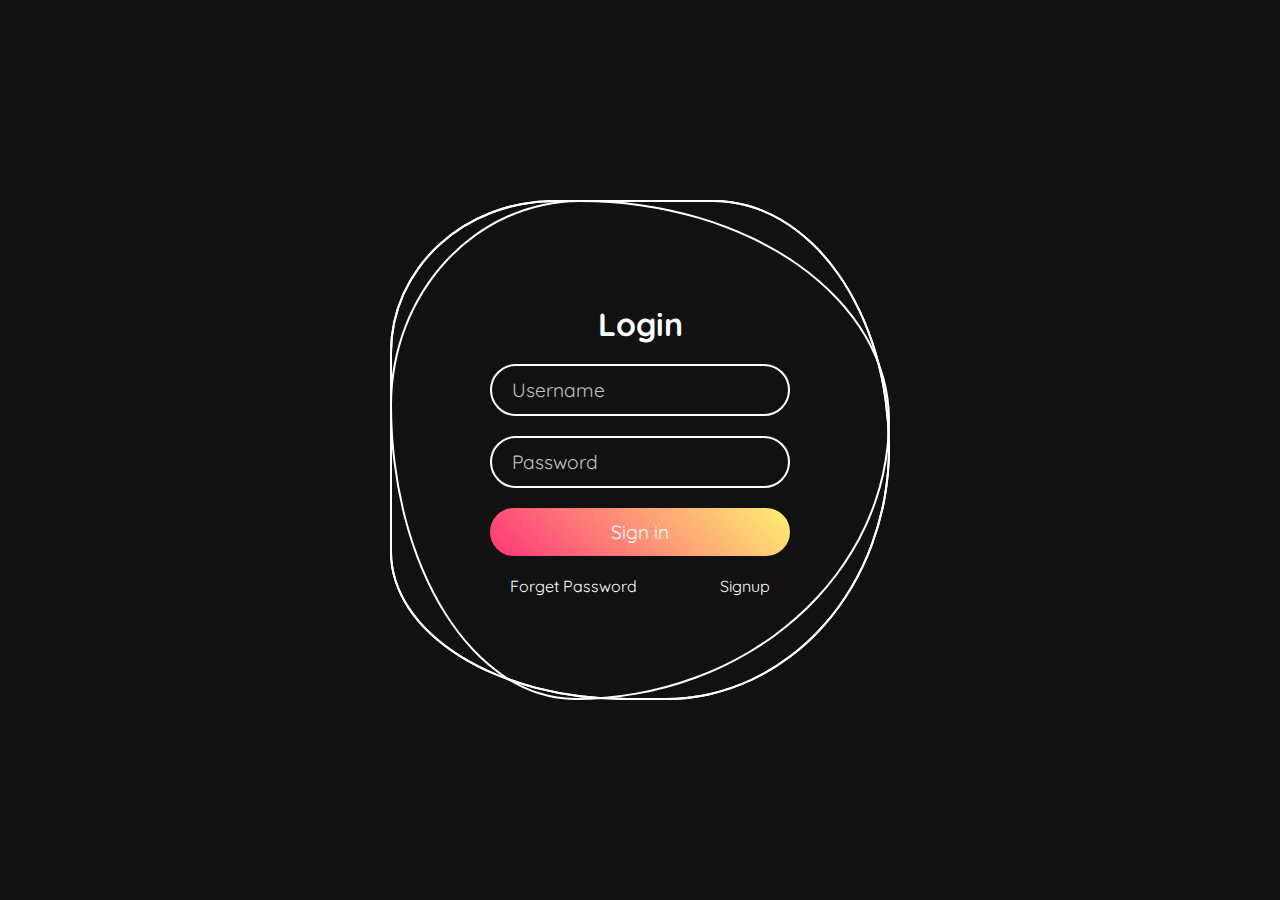
<file: Animated Login Form - CSS/index.html>
<!DOCTYPE html>
<html lang="en">
<head>
    <meta charset="UTF-8">
    <meta name="viewport" content="width=device-width, initial-scale=1.0">
    <link rel="stylesheet" href="style.css">
    <title>Document</title>
</head>
<body>
    <!--ring div starts here-->
<div class="ring">
    <i style="--clr:#00ff0a;"></i>
    <i style="--clr:#ff0057;"></i>
    <i style="--clr:#fffd44;"></i>
    <div class="login">
      <h2>Login</h2>
      <div class="inputBx">
        <input type="text" placeholder="Username">
      </div>
      <div class="inputBx">
        <input type="password" placeholder="Password">
      </div>
      <div class="inputBx">
        <input type="submit" value="Sign in">
      </div>
      <div class="links">
        <a href="#">Forget Password</a>
        <a href="#">Signup</a>
      </div>
    </div>
  </div>
  <!--ring div ends here-->
</body>
</html>
</file>
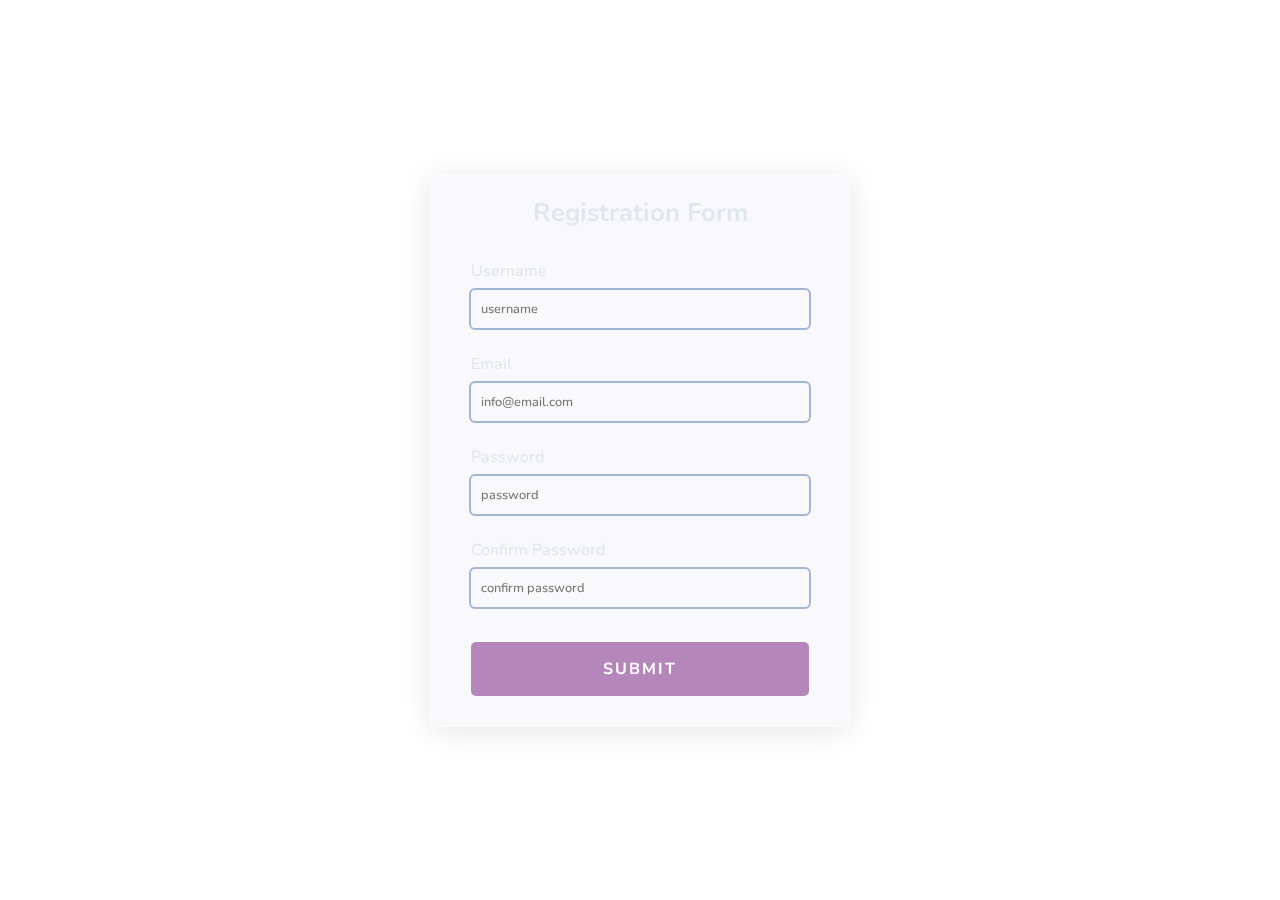
<file: Form Validation  Javascript/index.html>
<!DOCTYPE html>
<html lang="en">
<head>
    <meta charset="UTF-8">
    <meta name="viewport" content="width=device-width, initial-scale=1.0">
    <link rel="stylesheet" href="https://cdnjs.cloudflare.com/ajax/libs/font-awesome/6.4.2/css/all.min.css" />
    <link rel="stylesheet" href="style.css">
    <title>Document</title>
</head>
<body>
    <section>
      <h1 class="title">Registration Form</h1>

      <form id="form">
        <div class="input-control">
          <label for="">Username</label>
          <input type="text" placeholder="username" id="username" />
          <i class="fas fa-check-circle"></i>
          <i class="fas fa-exclamation-circle"></i>
          <small>Error message</small>
        </div>

        <div class="input-control">
          <label for="">Email</label>
          <input type="email" placeholder="info@email.com" id="email" />
          <i class="fas fa-check-circle"></i>
          <i class="fas fa-exclamation-circle"></i>
          <small>Error message</small>
        </div>

        <div class="input-control">
          <label for="">Password</label>
          <input type="password" placeholder="password" id="password" />
          <i class="fas fa-check-circle"></i>
          <i class="fas fa-exclamation-circle"></i>
          <small>Error message</small>
        </div>

        <div class="input-control">
          <label for="">Confirm Password</label>
          <input
            type="password"
            placeholder="confirm password"
            id="confirmpassword" />
          <i class="fas fa-check-circle"></i>
          <i class="fas fa-exclamation-circle"></i>
          <small>Error message</small>
        </div>

        <button>Submit</button>
      </form>

      <div class="message hidden">
        <p>Submitted succesfully!🎉</p>
      </div>
    </section>
  </body>
</html>
</file>
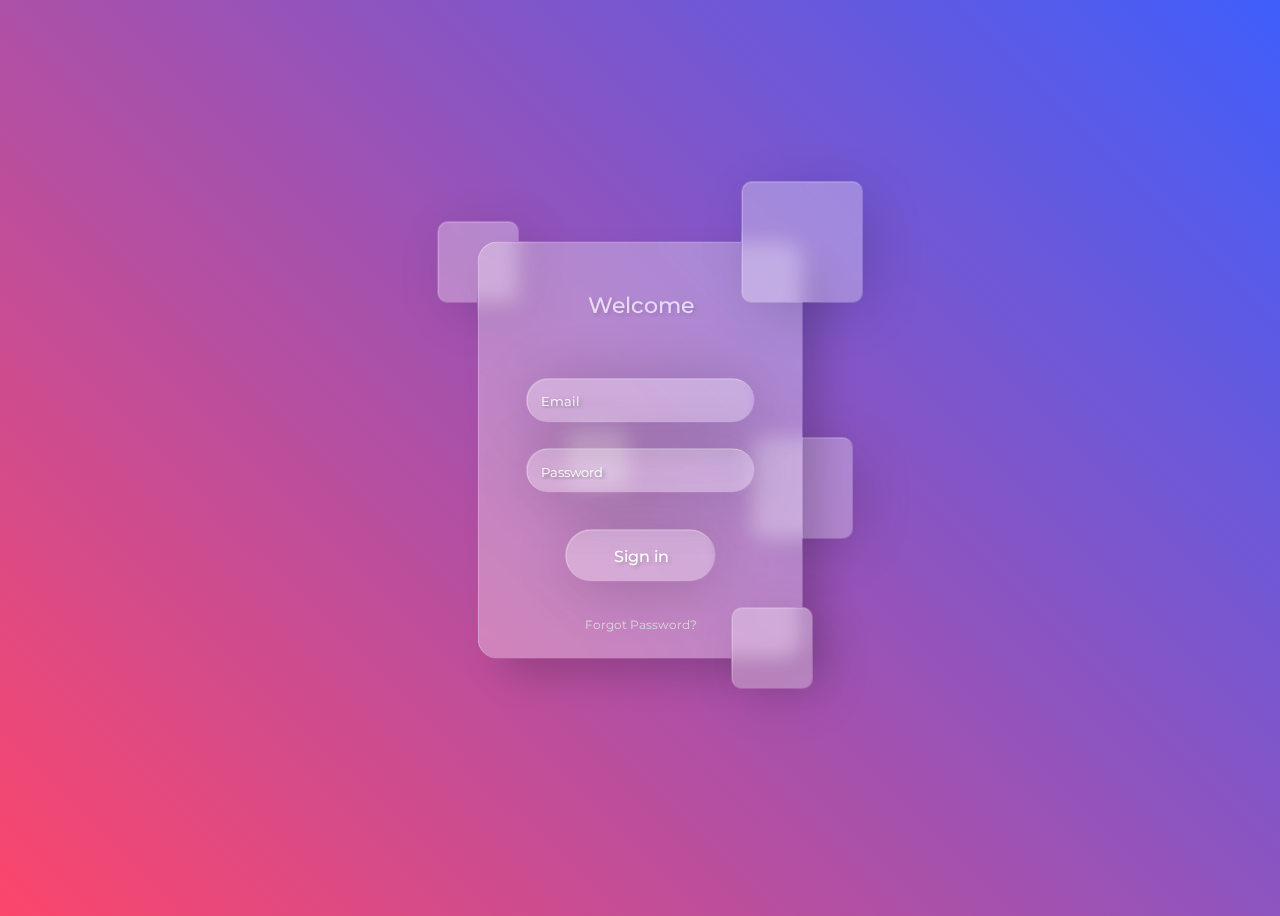
<file: Glassmorphic Sign in Form 1.0/index.html>
<!DOCTYPE html>
<html lang="en">
<head>
    <meta charset="UTF-8">
    <meta name="viewport" content="width=device-width, initial-scale=1.0">
    <link rel="preconnect" href="https://fonts.gstatic.com">
<link href="https://fonts.googleapis.com/css2?family=Montserrat:wght@300;400;500&display=swap" rel="stylesheet"> 
<link rel="stylesheet" href="style.css">
    <title>Document</title>
</head>
<body>
    
<div class="container">
  <form >
    <p>Welcome</p>
    <input type="email" placeholder="Email"><br>
    <input type="password" placeholder="Password"><br>
    <input type="button" value="Sign in"><br>
    <a href="#">Forgot Password?</a>
  </form>

  <div class="drops">
    <div class="drop drop-1"></div>
    <div class="drop drop-2"></div>
    <div class="drop drop-3"></div>
    <div class="drop drop-4"></div>
    <div class="drop drop-5"></div>
  </div>
</div>
</body>
</html>
</file>
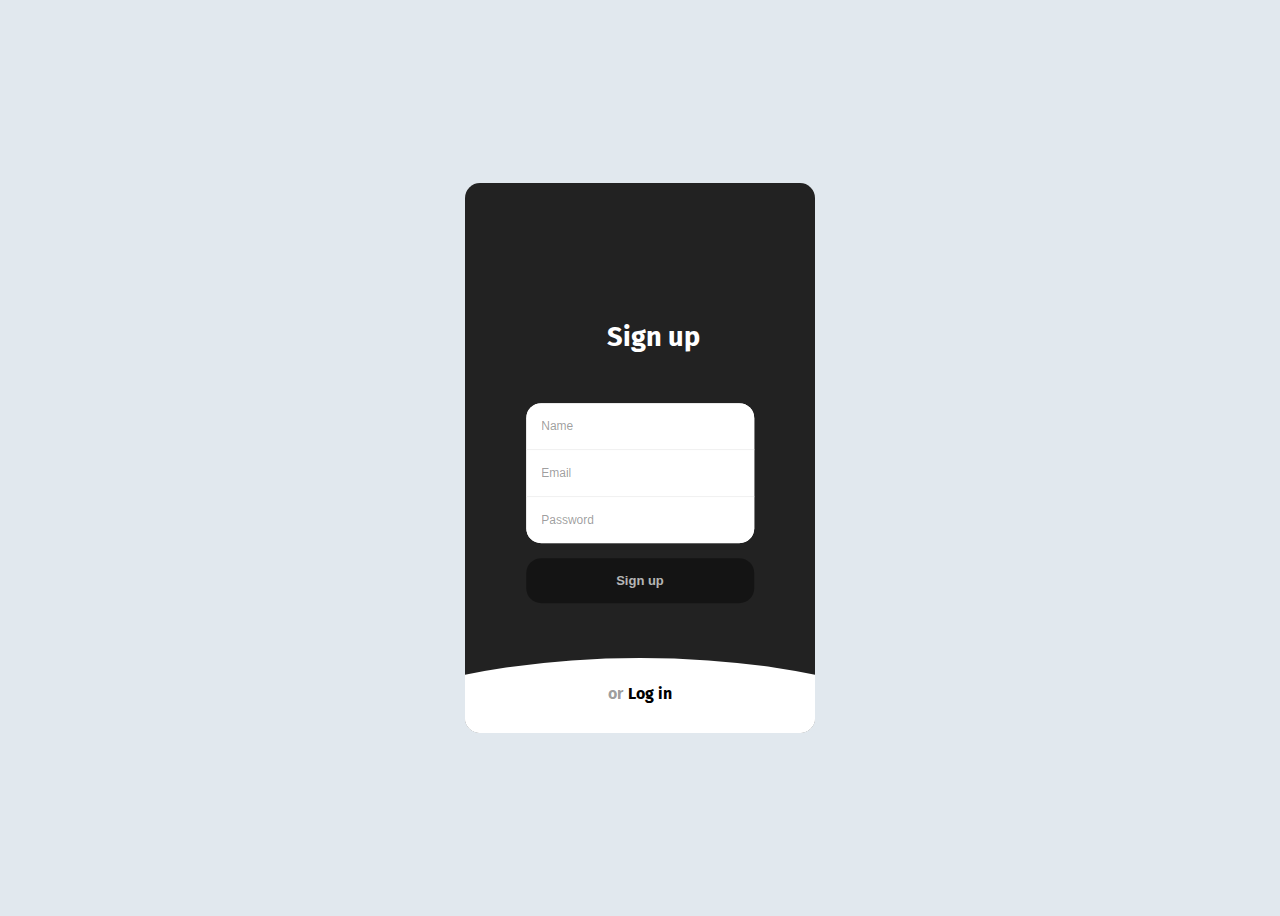
<file: Log in  Sign up/index.html>
<!DOCTYPE html>
<html lang="en">
<head>
    <meta charset="UTF-8">
    <meta name="viewport" content="width=device-width, initial-scale=1.0">
    <link rel="stylesheet" href="style.css">
    <title>Document</title>
</head>
<body>
    <div class="form-structor">
        <div class="signup">
            <h2 class="form-title" id="signup"><span>or</span>Sign up</h2>
            <div class="form-holder">
                <input type="text" class="input" placeholder="Name" />
                <input type="email" class="input" placeholder="Email" />
                <input type="password" class="input" placeholder="Password" />
            </div>
            <button class="submit-btn">Sign up</button>
        </div>
        <div class="login slide-up">
            <div class="center">
                <h2 class="form-title" id="login"><span>or</span>Log in</h2>
                <div class="form-holder">
                    <input type="email" class="input" placeholder="Email" />
                    <input type="password" class="input" placeholder="Password" />
                </div>
                <button class="submit-btn">Log in</button>
            </div>
        </div>
    </div>
    <script src="main.js"></script>
</body>
</html>
</file>
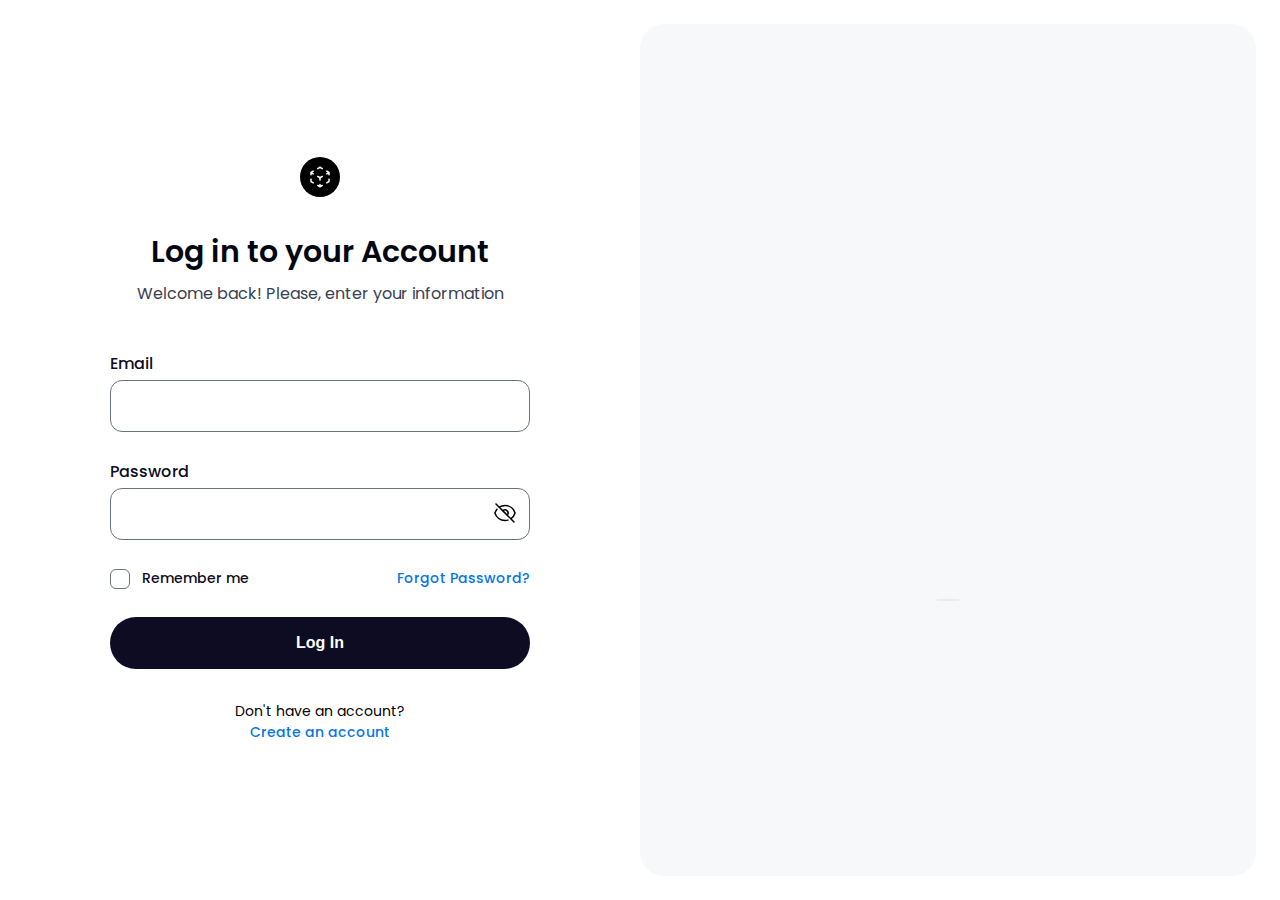
<file: logIN/index.html>
<!DOCTYPE html>
<html lang="en">
<head>
    <meta charset="UTF-8">
    <meta name="viewport" content="width=device-width, initial-scale=1.0">
    <link rel="stylesheet" href="style.css">
    <title>Document</title>
</head>
<body>
    
    <main>
        <section class="form">
            <div class="logo">
                <svg xmlns="http://www.w3.org/2000/svg" fill="none" viewBox="0 0 24 24" stroke-width="1.5" stroke="currentColor">
                    <path stroke-linecap="round" stroke-linejoin="round" d="M21 7.5l-2.25-1.313M21 7.5v2.25m0-2.25l-2.25 1.313M3 7.5l2.25-1.313M3 7.5l2.25 1.313M3 7.5v2.25m9 3l2.25-1.313M12 12.75l-2.25-1.313M12 12.75V15m0 6.75l2.25-1.313M12 21.75V19.5m0 2.25l-2.25-1.313m0-16.875L12 2.25l2.25 1.313M21 14.25v2.25l-2.25 1.313m-13.5 0L3 16.5v-2.25" />
                </svg>      
            </div>
            <h1 class="form__title">Log in to your Account</h1>
            <p class="form__description">Welcome back! Please, enter your information</p>

            <form>
                <label class="form-control__label">Email</label>
                <input type="email" class="form-control">
        
                <label class="form-control__label">Password</label>
                <div class="password-field">
                    <input type="password" class="form-control" minlength="4" id="password">
                    <svg xmlns="http://www.w3.org/2000/svg" fill="none" viewBox="0 0 24 24" stroke-width="1.5" stroke="currentColor">
                        <path stroke-linecap="round" stroke-linejoin="round" d="M3.98 8.223A10.477 10.477 0 001.934 12C3.226 16.338 7.244 19.5 12 19.5c.993 0 1.953-.138 2.863-.395M6.228 6.228A10.45 10.45 0 0112 4.5c4.756 0 8.773 3.162 10.065 7.498a10.523 10.523 0 01-4.293 5.774M6.228 6.228L3 3m3.228 3.228l3.65 3.65m7.894 7.894L21 21m-3.228-3.228l-3.65-3.65m0 0a3 3 0 10-4.243-4.243m4.242 4.242L9.88 9.88" />
                    </svg>
                </div>
                <div class="password__settings">
                    <label class="password__settings__remember">
                        <input type="checkbox">
                        <span class="custom__checkbox">
                            <svg xmlns="http://www.w3.org/2000/svg" fill="none" viewBox="0 0 24 24" stroke-width="2" stroke="currentColor" class="w-6 h-6">
                                <path stroke-linecap="round" stroke-linejoin="round" d="M4.5 12.75l6 6 9-13.5" />
                            </svg>                              
                        </span>
                        Remember me
                    </label>
        
                    <a href="#">Forgot Password?</a>
                </div>
        
                <button type="submit" class="form__submit" id="submit">Log In</button>
            </form>
        
            <p class="form__footer">
                Don't have an account?<br> <a href="#">Create an account</a>
            </p>
        </section>
        
        <section class="form__animation">
            <div id="ball">
                <div class="ball">
                    <div id="face">
                        <div class="ball__eyes">
                            <div class="eye_wrap"><span class="eye"></span></div>
                            <div class="eye_wrap"><span class="eye"></span></div>
                        </div>
                        <div class="ball__mouth"></div>
                    </div>
                </div>
              </div>
              <div class="ball__shadow"></div>
        </section>
    </main>
    <script src="main.js"></script>
</body>
</html>
</file>
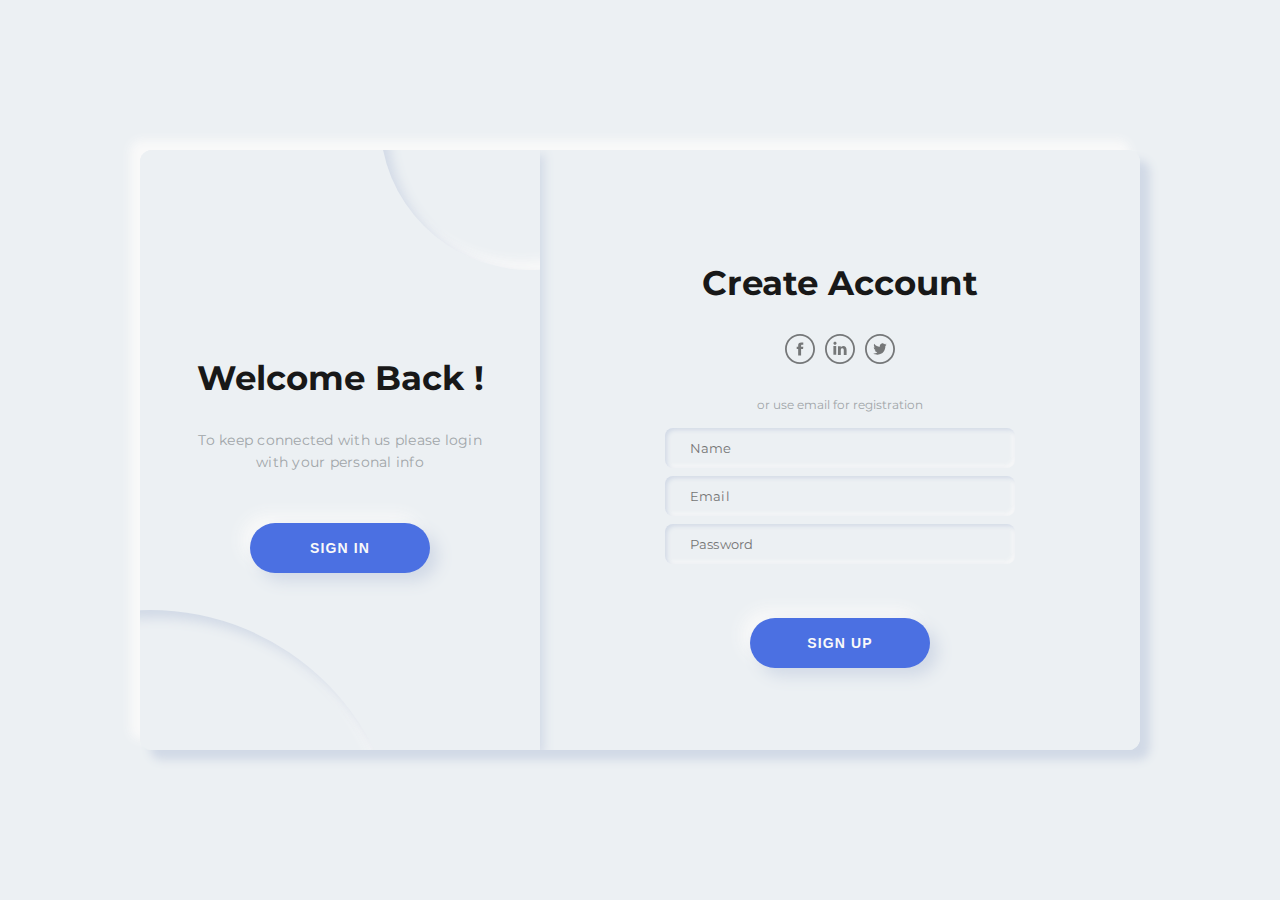
<file: Neumorphism Login Form/index.html>
<!DOCTYPE html>
<html lang="es" dir="ltr">
  <head>
    <meta name="viewport" content="width=device-width, user-scalable=no, initial-scale=1.0">
    <meta charset="utf-8">
    <link rel="stylesheet" type="text/css" href="main.css">
    <link href="https://fonts.googleapis.com/css2?family=Montserrat:wght@400;700;800&display=swap" rel="stylesheet">
  </head>
  <body>
    <div class="main">
      <div class="container a-container" id="a-container">
        <form class="form" id="a-form" method="" action="">
          <h2 class="form_title title">Create Account</h2>
          <div class="form__icons"><img class="form__icon" src="[data-uri]" alt=""><img class="form__icon" src="[data-uri]"><img class="form__icon" src="[data-uri]"></div><span class="form__span">or use email for registration</span>
          <input class="form__input" type="text" placeholder="Name">
          <input class="form__input" type="text" placeholder="Email">
          <input class="form__input" type="password" placeholder="Password">
          <button class="form__button button submit">SIGN UP</button>
        </form>
      </div>
      <div class="container b-container" id="b-container">
        <form class="form" id="b-form" method="" action="">
          <h2 class="form_title title">Sign in to Website</h2>
          <div class="form__icons"><img class="form__icon" src="[data-uri]" alt=""><img class="form__icon" src="[data-uri]"><img class="form__icon" src="[data-uri]"></div><span class="form__span">or use your email account</span>
          <input class="form__input" type="text" placeholder="Email">
          <input class="form__input" type="password" placeholder="Password"><a class="form__link">Forgot your password?</a>
          <button class="form__button button submit">SIGN IN</button>
        </form>
      </div>
      <div class="switch" id="switch-cnt">
        <div class="switch__circle"></div>
        <div class="switch__circle switch__circle--t"></div>
        <div class="switch__container" id="switch-c1">
          <h2 class="switch__title title">Welcome Back !</h2>
          <p class="switch__description description">To keep connected with us please login with your personal info</p>
          <button class="switch__button button switch-btn">SIGN IN</button>
        </div>
        <div class="switch__container is-hidden" id="switch-c2">
          <h2 class="switch__title title">Hello Friend !</h2>
          <p class="switch__description description">Enter your personal details and start journey with us</p>
          <button class="switch__button button switch-btn">SIGN UP</button>
        </div>
      </div>
    </div>
    <!-- <script src="main.js"></script> -->
  </body>
</html>
</file>
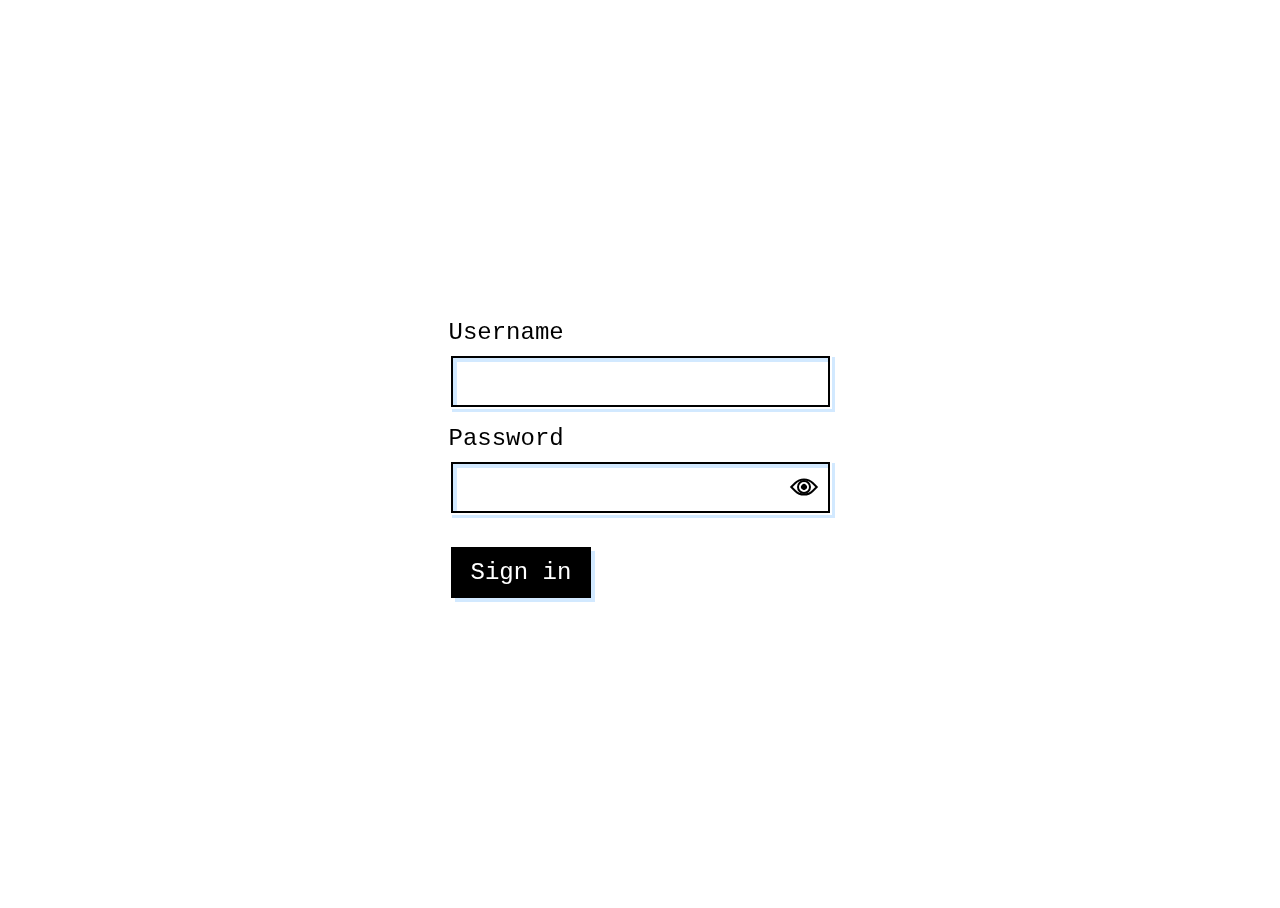
<file: Password_Input Light/index.html>
<!DOCTYPE html>
<html lang="en">
<head>
    <meta charset="UTF-8">
    <meta name="viewport" content="width=device-width, initial-scale=1.0">
    <link rel="stylesheet" href="style.css">
    <title>Document</title>
</head>
<body>
    
<form onsubmit="return false">
    <div class="form-item">
      <label>Username</label>
      <div class="input-wrapper">
        <input type="text" id="username" autocomplete="off" autocorrect="off" autocapitalize="off" spellcheck="false" data-lpignore="true"/>
      </div>
    </div>
    <div class="form-item">
      <label>Password</label>
      <div class="input-wrapper">
        <input type="password" id="password" autocomplete="off" autocorrect="off" autocapitalize="off" spellcheck="false" data-lpignore="true"/>
        <button type="button" id="eyeball">
          <div class="eye"></div>
        </button>
        <div id="beam"></div>
      </div>
    </div>
    <button id="submit">Sign in</button>
  </form>
  <script src="main.js"></script>
</body>
</html>
</file>
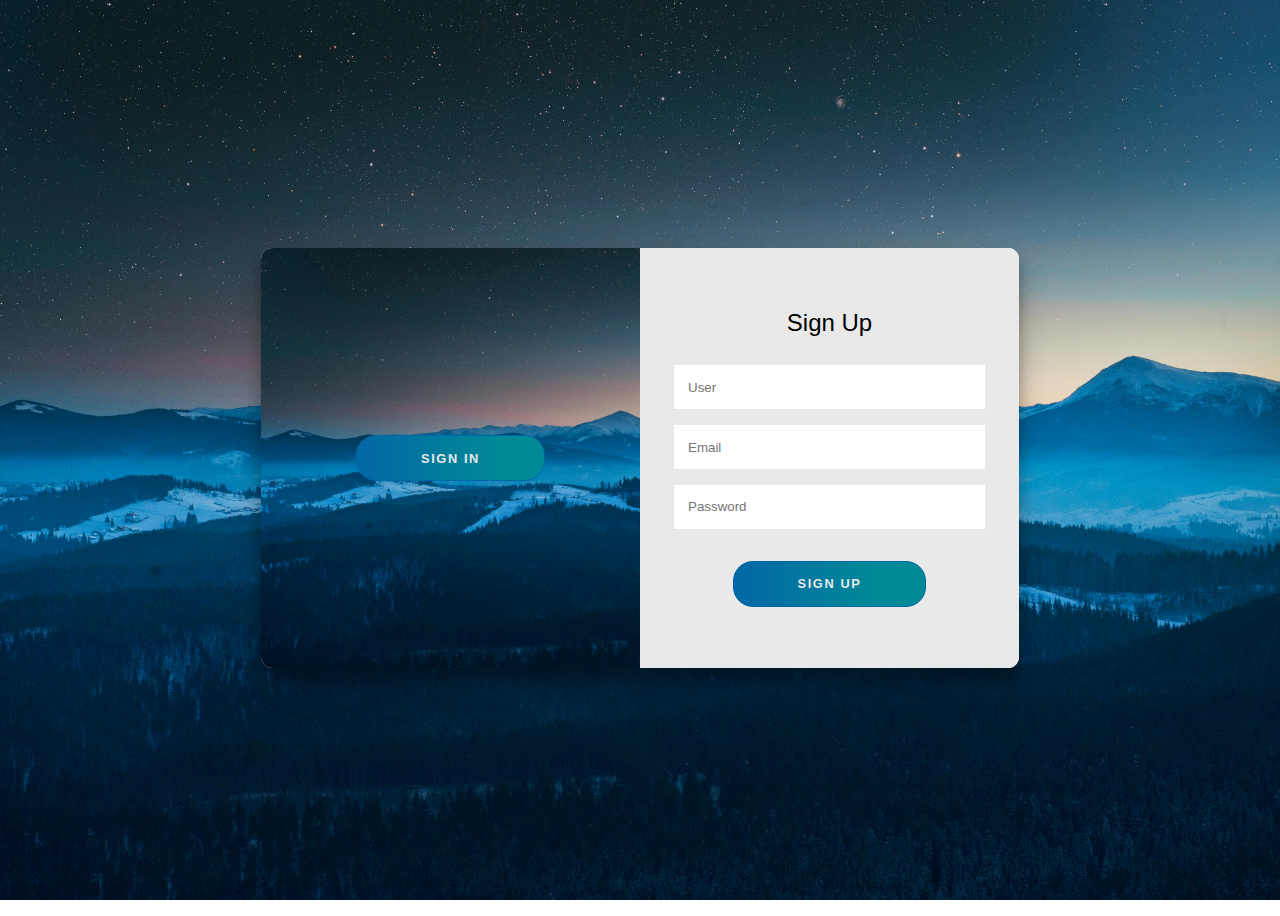
<file: Slide Sign InSign Up form/index.html>
<!DOCTYPE html>
<html lang="en">
<head>
    <meta charset="UTF-8">
    <meta name="viewport" content="width=device-width, initial-scale=1.0">
    <link rel="stylesheet" href="style.css">
    <script defer src="main.js"></script>
    <title>Document</title>
</head>
<body>
    <div class="container right-panel-active">
        <!-- Sign Up -->
        <div class="container__form container--signup">
            <form action="#" class="form" id="form1">
                <h2 class="form__title">Sign Up</h2>
                <input type="text" placeholder="User" class="input" />
                <input type="email" placeholder="Email" class="input" />
                <input type="password" placeholder="Password" class="input" />
                <button class="btn">Sign Up</button>
            </form>
        </div>
    
        <!-- Sign In -->
        <div class="container__form container--signin">
            <form action="#" class="form" id="form2">
                <h2 class="form__title">Sign In</h2>
                <input type="email" placeholder="Email" class="input" />
                <input type="password" placeholder="Password" class="input" />
                <a href="#" class="link">Forgot your password?</a>
                <button class="btn">Sign In</button>
            </form>
        </div>
    
        <!-- Overlay -->
        <div class="container__overlay">
            <div class="overlay">
                <div class="overlay__panel overlay--left">
                    <button class="btn" id="signIn">Sign In</button>
                </div>
                <div class="overlay__panel overlay--right">
                    <button class="btn" id="signUp">Sign Up</button>
                </div>
            </div>
        </div>
    </div>
</body>
</html>
</file>
<file: Animated Login Form - CSS/style.css>
/* author: https://codepen.io/Gogh/pen/gOqVqBx
Vincent Van Goggles */
@import url("https://fonts.googleapis.com/css2?family=Quicksand:wght@300&display=swap");
* {
  margin: 0;
  padding: 0;
  box-sizing: border-box;
  font-family: "Quicksand", sans-serif;
}
body {
  display: flex;
  justify-content: center;
  align-items: center;
  min-height: 100vh;
  background: #111;
  width: 100%;
  overflow: hidden;
}
.ring {
  position: relative;
  width: 500px;
  height: 500px;
  display: flex;
  justify-content: center;
  align-items: center;
}
.ring i {
  position: absolute;
  inset: 0;
  border: 2px solid #fff;
  transition: 0.5s;
}
.ring i:nth-child(1) {
  border-radius: 38% 62% 63% 37% / 41% 44% 56% 59%;
  animation: animate 6s linear infinite;
}
.ring i:nth-child(2) {
  border-radius: 41% 44% 56% 59%/38% 62% 63% 37%;
  animation: animate 4s linear infinite;
}
.ring i:nth-child(3) {
  border-radius: 41% 44% 56% 59%/38% 62% 63% 37%;
  animation: animate2 10s linear infinite;
}
.ring:hover i {
  border: 6px solid var(--clr);
  filter: drop-shadow(0 0 20px var(--clr));
}
@keyframes animate {
  0% {
    transform: rotate(0deg);
  }
  100% {
    transform: rotate(360deg);
  }
}
@keyframes animate2 {
  0% {
    transform: rotate(360deg);
  }
  100% {
    transform: rotate(0deg);
  }
}
.login {
  position: absolute;
  width: 300px;
  height: 100%;
  display: flex;
  justify-content: center;
  align-items: center;
  flex-direction: column;
  gap: 20px;
}
.login h2 {
  font-size: 2em;
  color: #fff;
}
.login .inputBx {
  position: relative;
  width: 100%;
}
.login .inputBx input {
  position: relative;
  width: 100%;
  padding: 12px 20px;
  background: transparent;
  border: 2px solid #fff;
  border-radius: 40px;
  font-size: 1.2em;
  color: #fff;
  box-shadow: none;
  outline: none;
}
.login .inputBx input[type="submit"] {
  width: 100%;
  background: #0078ff;
  background: linear-gradient(45deg, #ff357a, #fff172);
  border: none;
  cursor: pointer;
}
.login .inputBx input::placeholder {
  color: rgba(255, 255, 255, 0.75);
}
.login .links {
  position: relative;
  width: 100%;
  display: flex;
  align-items: center;
  justify-content: space-between;
  padding: 0 20px;
}
.login .links a {
  color: #fff;
  text-decoration: none;
}
</file>
<file: Form Validation  Javascript/style.css>
/* author:https://codepen.io/ecemgo/pen/vYVWKXG
Ecem Gokdogan  */
@import url("https://fonts.googleapis.com/css2?family=Nunito:wght@300;400;500;600;700;800;900&display=swap");

:root {
  --text-clr: #e0e8ef;
  --error-clr: #b02546;
  --success-clr: #2ecc71;
}

* {
  margin: 0;
  padding: 0;
  box-sizing: border-box;
  font-family: "Nunito", sans-serif;
}

body {
  display: flex;
  align-items: center;
  justify-content: center;
  background: url(https://github.com/ecemgo/mini-samples-great-tricks/assets/13468728/1de12dfa-1ee7-4374-999a-8a8528504d1f);
  background-size: cover;
  background-repeat: no-repeat;
  min-height: 100vh;
}

section {
  background: rgba(200, 200, 224, 0.1);
  border: 1px solid rgba(255, 255, 255, 0.4);
  box-shadow: 0 4px 30px rgba(0, 0, 0, 0.1);
  backdrop-filter: blur(20px);
  -webkit-backdrop-filter: blur(20px);
  border-radius: 5px;
  overflow: hidden;
  width: min(420px, 95%);
}

h1 {
  font-size: 1.6rem;
  color: var(--text-clr);
  text-align: center;
  padding: 20px 40px 0;
}

/* FORM  */

form {
  padding: 30px 40px;
}

label {
  display: inline-block;
  font-size: 1rem;
  font-weight: 500;
  color: var(--text-clr);
  margin-bottom: 8px;
}

input {
  width: 100%;
  background: transparent;
  color: #e0e8efb8;
  font-size: 0.8rem;
  font-weight: 500;
  outline: 2px solid #a2b7d3;
  border-radius: 4px;
  border: 0;
  padding: 10px;
  margin-bottom: 5px;
  transition: all 0.2s;
}

input:focus {
  outline: 3px dotted var(--text-clr);
}

input:-webkit-autofill,
input:-webkit-autofill:hover,
input:-webkit-autofill:focus,
input:-webkit-autofill:active {
  -webkit-background-clip: text;
  -webkit-text-fill-color: var(--text-clr);
}

.input-control.success input {
  outline: 3px dotted var(--success-clr);
}

.input-control.error input {
  outline: 3px dotted var(--error-clr);
}

.input-control {
  position: relative;
  margin-bottom: 20px;
}

.input-control i {
  position: absolute;
  top: 40px;
  right: 10px;
  visibility: hidden;
}

.input-control.success i.fa-check-circle {
  color: var(--success-clr);
  visibility: visible;
}

.input-control.error i.fa-exclamation-circle {
  color: var(--error-clr);
  visibility: visible;
}

.input-control small {
  position: absolute;
  bottom: 0;
  left: 0;
  font-weight: 800;
  visibility: hidden;
}

.input-control.error small {
  color: var(--error-clr);
  visibility: visible;
}

button {
  width: 100%;
  background: #b586b9;
  color: #fff;
  font-size: 1rem;
  font-weight: 700;
  letter-spacing: 2px;
  text-align: center;
  text-transform: uppercase;
  padding: 16px;
  margin-top: 10px;
  border-radius: 5px;
  border: 0;
  cursor: pointer;
  transition: all 0.4s linear;
}

button:hover {
  background: #68496b;
}

/* SHOW MESSAGE AFTER SUBMITTING  */

.message {
  font-size: 1.4rem;
  font-weight: 600;
  color: var(--text-clr);
  text-align: center;
  text-transform: uppercase;
  padding: 50px 30px;
  animation: fade-in 1.5s ease-in-out forwards alternate;
}

.hidden {
  display: none;
}

@keyframes fade-in {
  from {
    transform: rotate(0deg) scale(0) skew(0deg) translateY(30px);
  }
  to {
    transform: rotate(0deg) scale(1) skew(0deg) translateY(0);
  }
}
</file>
<file: Glassmorphic Sign in Form 1.0/style.css>
/* author: Shounak
https://codepen.io/dasshounak/pen/QWKKYdj */
body {
  background: linear-gradient(45deg, #FC466B, #3F5EFB);
  height: 100vh;
  font-family: "Montserrat", sans-serif;
}

.container {
  position: absolute;
  transform: translate(-50%, -50%);
  top: 50%;
  left: 50%;
}

form {
  background: rgba(255, 255, 255, 0.3);
  padding: 3em;
  height: 320px;
  border-radius: 20px;
  border-left: 1px solid rgba(255, 255, 255, 0.3);
  border-top: 1px solid rgba(255, 255, 255, 0.3);
  backdrop-filter: blur(10px);
  box-shadow: 20px 20px 40px -6px rgba(0, 0, 0, 0.2);
  text-align: center;
  position: relative;
  transition: all 0.2s ease-in-out;
}
form p {
  font-weight: 500;
  color: #fff;
  opacity: 0.7;
  font-size: 1.4rem;
  margin-top: 0;
  margin-bottom: 60px;
  text-shadow: 2px 2px 4px rgba(0, 0, 0, 0.2);
}
form a {
  text-decoration: none;
  color: #ddd;
  font-size: 12px;
}
form a:hover {
  text-shadow: 2px 2px 6px #00000040;
}
form a:active {
  text-shadow: none;
}
form input {
  background: transparent;
  width: 200px;
  padding: 1em;
  margin-bottom: 2em;
  border: none;
  border-left: 1px solid rgba(255, 255, 255, 0.3);
  border-top: 1px solid rgba(255, 255, 255, 0.3);
  border-radius: 5000px;
  backdrop-filter: blur(5px);
  box-shadow: 4px 4px 60px rgba(0, 0, 0, 0.2);
  color: #fff;
  font-family: Montserrat, sans-serif;
  font-weight: 500;
  transition: all 0.2s ease-in-out;
  text-shadow: 2px 2px 4px rgba(0, 0, 0, 0.2);
}
form input:hover {
  background: rgba(255, 255, 255, 0.1);
  box-shadow: 4px 4px 60px 8px rgba(0, 0, 0, 0.2);
}
form input[type=email]:focus, form input[type=password]:focus {
  background: rgba(255, 255, 255, 0.1);
  box-shadow: 4px 4px 60px 8px rgba(0, 0, 0, 0.2);
}
form input[type=button] {
  margin-top: 10px;
  width: 150px;
  font-size: 1rem;
}
form input[type=button]:hover {
  cursor: pointer;
}
form input[type=button]:active {
  background: rgba(255, 255, 255, 0.2);
}
form:hover {
  margin: 4px;
}

::placeholder {
  font-family: Montserrat, sans-serif;
  font-weight: 400;
  color: #fff;
  text-shadow: 2px 2px 4px rgba(0, 0, 0, 0.4);
}

.drop {
  background: rgba(255, 255, 255, 0.3);
  backdrop-filter: blur(10px);
  border-radius: 10px;
  border-left: 1px solid rgba(255, 255, 255, 0.3);
  border-top: 1px solid rgba(255, 255, 255, 0.3);
  box-shadow: 10px 10px 60px -8px rgba(0, 0, 0, 0.2);
  position: absolute;
  transition: all 0.2s ease;
}
.drop-1 {
  height: 80px;
  width: 80px;
  top: -20px;
  left: -40px;
  z-index: -1;
}
.drop-2 {
  height: 80px;
  width: 80px;
  bottom: -30px;
  right: -10px;
}
.drop-3 {
  height: 100px;
  width: 100px;
  bottom: 120px;
  right: -50px;
  z-index: -1;
}
.drop-4 {
  height: 120px;
  width: 120px;
  top: -60px;
  right: -60px;
}
.drop-5 {
  height: 60px;
  width: 60px;
  bottom: 170px;
  left: 90px;
  z-index: -1;
}

a,
input:focus,
select:focus,
textarea:focus,
button:focus {
  outline: none;
}
</file>
<file: Log in  Sign up/style.css>
/* author: Shayan 
https://codepen.io/shayanea/pen/eVMMgO*/
@import url("https://fonts.googleapis.com/css?family=Fira+Sans");
html, body {
  position: relative;
  min-height: 100vh;
  background-color: #E1E8EE;
  display: flex;
  align-items: center;
  justify-content: center;
  font-family: "Fira Sans", Helvetica, Arial, sans-serif;
  -webkit-font-smoothing: antialiased;
  -moz-osx-font-smoothing: grayscale;
  overflow: hidden;
}

.form-structor {
  background-color: #222;
  border-radius: 15px;
  height: 550px;
  width: 350px;
  position: relative;
  overflow: hidden;
}
.form-structor::after {
  content: "";
  opacity: 0.8;
  position: absolute;
  top: 0;
  right: 0;
  bottom: 0;
  left: 0;
  background-repeat: no-repeat;
  background-position: left bottom;
  background-size: 500px;
  background-image: url("https://images.unsplash.com/photo-1503602642458-232111445657?ixlib=rb-0.3.5&ixid=eyJhcHBfaWQiOjEyMDd9&s=bf884ad570b50659c5fa2dc2cfb20ecf&auto=format&fit=crop&w=1000&q=100");
}
.form-structor .signup {
  position: absolute;
  top: 50%;
  left: 50%;
  -webkit-transform: translate(-50%, -50%);
  width: 65%;
  z-index: 5;
  -webkit-transition: all 0.3s ease;
}
.form-structor .signup.slide-up {
  top: 5%;
  -webkit-transform: translate(-50%, 0%);
  -webkit-transition: all 0.3s ease;
}
.form-structor .signup.slide-up .form-holder, .form-structor .signup.slide-up .submit-btn {
  opacity: 0;
  visibility: hidden;
}
.form-structor .signup.slide-up .form-title {
  font-size: 1em;
  cursor: pointer;
}
.form-structor .signup.slide-up .form-title span {
  margin-right: 5px;
  opacity: 1;
  visibility: visible;
  -webkit-transition: all 0.3s ease;
}
.form-structor .signup .form-title {
  color: #fff;
  font-size: 1.7em;
  text-align: center;
}
.form-structor .signup .form-title span {
  color: rgba(0, 0, 0, 0.4);
  opacity: 0;
  visibility: hidden;
  -webkit-transition: all 0.3s ease;
}
.form-structor .signup .form-holder {
  border-radius: 15px;
  background-color: #fff;
  overflow: hidden;
  margin-top: 50px;
  opacity: 1;
  visibility: visible;
  -webkit-transition: all 0.3s ease;
}
.form-structor .signup .form-holder .input {
  border: 0;
  outline: none;
  box-shadow: none;
  display: block;
  height: 30px;
  line-height: 30px;
  padding: 8px 15px;
  border-bottom: 1px solid #eee;
  width: 100%;
  font-size: 12px;
}
.form-structor .signup .form-holder .input:last-child {
  border-bottom: 0;
}
.form-structor .signup .form-holder .input::-webkit-input-placeholder {
  color: rgba(0, 0, 0, 0.4);
}
.form-structor .signup .submit-btn {
  background-color: rgba(0, 0, 0, 0.4);
  color: rgba(255, 255, 255, 0.7);
  border: 0;
  border-radius: 15px;
  display: block;
  margin: 15px auto;
  padding: 15px 45px;
  width: 100%;
  font-size: 13px;
  font-weight: bold;
  cursor: pointer;
  opacity: 1;
  visibility: visible;
  -webkit-transition: all 0.3s ease;
}
.form-structor .signup .submit-btn:hover {
  transition: all 0.3s ease;
  background-color: rgba(0, 0, 0, 0.8);
}
.form-structor .login {
  position: absolute;
  top: 20%;
  left: 0;
  right: 0;
  bottom: 0;
  background-color: #fff;
  z-index: 5;
  -webkit-transition: all 0.3s ease;
}
.form-structor .login::before {
  content: "";
  position: absolute;
  left: 50%;
  top: -20px;
  -webkit-transform: translate(-50%, 0);
  background-color: #fff;
  width: 200%;
  height: 250px;
  border-radius: 50%;
  z-index: 4;
  -webkit-transition: all 0.3s ease;
}
.form-structor .login .center {
  position: absolute;
  top: calc(50% - 10%);
  left: 50%;
  -webkit-transform: translate(-50%, -50%);
  width: 65%;
  z-index: 5;
  -webkit-transition: all 0.3s ease;
}
.form-structor .login .center .form-title {
  color: #000;
  font-size: 1.7em;
  text-align: center;
}
.form-structor .login .center .form-title span {
  color: rgba(0, 0, 0, 0.4);
  opacity: 0;
  visibility: hidden;
  -webkit-transition: all 0.3s ease;
}
.form-structor .login .center .form-holder {
  border-radius: 15px;
  background-color: #fff;
  border: 1px solid #eee;
  overflow: hidden;
  margin-top: 50px;
  opacity: 1;
  visibility: visible;
  -webkit-transition: all 0.3s ease;
}
.form-structor .login .center .form-holder .input {
  border: 0;
  outline: none;
  box-shadow: none;
  display: block;
  height: 30px;
  line-height: 30px;
  padding: 8px 15px;
  border-bottom: 1px solid #eee;
  width: 100%;
  font-size: 12px;
}
.form-structor .login .center .form-holder .input:last-child {
  border-bottom: 0;
}
.form-structor .login .center .form-holder .input::-webkit-input-placeholder {
  color: rgba(0, 0, 0, 0.4);
}
.form-structor .login .center .submit-btn {
  background-color: #6B92A4;
  color: rgba(255, 255, 255, 0.7);
  border: 0;
  border-radius: 15px;
  display: block;
  margin: 15px auto;
  padding: 15px 45px;
  width: 100%;
  font-size: 13px;
  font-weight: bold;
  cursor: pointer;
  opacity: 1;
  visibility: visible;
  -webkit-transition: all 0.3s ease;
}
.form-structor .login .center .submit-btn:hover {
  transition: all 0.3s ease;
  background-color: rgba(0, 0, 0, 0.8);
}
.form-structor .login.slide-up {
  top: 90%;
  -webkit-transition: all 0.3s ease;
}
.form-structor .login.slide-up .center {
  top: 10%;
  -webkit-transform: translate(-50%, 0%);
  -webkit-transition: all 0.3s ease;
}
.form-structor .login.slide-up .form-holder, .form-structor .login.slide-up .submit-btn {
  opacity: 0;
  visibility: hidden;
  -webkit-transition: all 0.3s ease;
}
.form-structor .login.slide-up .form-title {
  font-size: 1em;
  margin: 0;
  padding: 0;
  cursor: pointer;
  -webkit-transition: all 0.3s ease;
}
.form-structor .login.slide-up .form-title span {
  margin-right: 5px;
  opacity: 1;
  visibility: visible;
  -webkit-transition: all 0.3s ease;
}
</file>
<file: logIN/style.css>
/* author: https://codepen.io/viki-code/pen/rNPjzpX
Viki */
@import url('https://fonts.googleapis.com/css2?family=Poppins:ital,wght@0,100;0,400;0,500;0,600;0,700;1,100&display=swap');

:root {
  font-family: 'Poppins', sans-serif;
  line-height: 1.5;
  font-weight: 400;

  color-scheme: #000;
  background-color: #242424;

  font-synthesis: none;
  text-rendering: optimizeLegibility;
}

* {
  box-sizing: border-box;
}

body {
  width: 100vw;
  height: 100vh;
  background: #fff;
  padding: 0;
  margin: 0;
}

main {
  height: 100%;
  display: grid;
  grid-template-columns: repeat(2, minmax(0, 1fr));
  padding: 24px;
}

section {
  display: flex;
  flex-direction: column;
  align-items: center;
  justify-content: center;
}

.form {
  padding-right: 24px;
}

.form__title {
  text-align: center;
  color: #030712;
  font-weight: 600;
  font-size: 30px;
  margin: 0 0 8px;
}

.form__description {
  color: #374151;
  text-align: center;
  margin: 0 0 32px;
}

.form__animation {
  background-color: #f7f8fa;
  border-radius: 24px;
  overflow: hidden;
}

.logo {
  width: 40px;
  height: 40px;
  border-radius: 100%;
  background: #000;
  color: #fff;
  display: flex;
  align-items: center;
  justify-content: center;
  margin-bottom: 32px;
}

.logo svg {
  width: 24px;
  height: 24px;
}

form {
  width: 100%;
  max-width: 420px;
}

.form-control__label {
  display: block;
  margin: 14px 0 4px;
  color: #0d0c22;
  font-weight: 500;
}

.form-control {
  height: 52px;
  display: block;
  width: 100%;
  border: 1px solid #6b7280;
  padding: 18px 20px;
  transition: outline 200ms ease, box-shadow 200ms ease;
  border-radius: 12px;
  outline: none;
  background-color: #fff;
  color: #0d0c22;
  margin-bottom: 28px;
  font-size: 16px;
}

.form-control:focus {
  border-color: #0d0c22;
  box-shadow: 0 0 0 4px rgb(0 0 0 / 10%);
}

.form-control:user-invalid {
  border-color: #dc2626;
}

.form-control:user-invalid:focus {
  border-color: #dc2626;
  box-shadow: 0 0 0 4px rgb(220, 38, 38, .1);
}

.password-field {
  position: relative;
}

.password-field svg {
  position: absolute;
  width: 24px;
  height: 24px;
  right: 13px;
  top: 13px;
}

.form__submit {
  height: 52px;
  width: 100%;
  display: block;
  background: #0d0c22;
  border-radius: 100px;
  border: none;
  color: #fff;
  font-weight: 600;
  font-size: 16px;
  cursor: pointer;
  transition: .2s;
}

.form__submit:hover {
  box-shadow: 0 -1px 10px rgba(13,12,34, 0.3);
}

.password__settings {
  display: flex;
  justify-content: space-between;
  margin-bottom: 28px;
}

.password__settings__remember {
  font-size: 14px;
  color: #0d0c22;
  font-weight: 500;
  display: flex;
  align-items: center;
  cursor: pointer;
}

.password__settings__remember input {
  width: 0;
  height: 0;
  opacity: 0;
  margin: 0;
}

.custom__checkbox {
  width: 20px;
  height: 20px;
  border-radius: 6px;
  border: 1px solid #6b7280;
  margin-right: 12px;
  display: flex;
  align-items: center;
  justify-content: center;
  transition: .2s;
}

.custom__checkbox svg {
  transform: scale(0);
  width: 16px;
  height: 16px;
}

input:focus + .custom__checkbox {
  border-color: #0d0c22;
  box-shadow: 0 0 0 4px rgb(0 0 0 / 10%);
}

input:checked + .custom__checkbox svg {
  transform: scale(1);
}

a {
  font-size: 14px;
  color: #0875e4;
  font-weight: 500;
  text-decoration: none;
}

.form__footer {
  font-size: 14px;
  text-align: center;
  margin: 32px 0 0;
}

.ball {
  width: 300px;
  height: 300px;
  padding: 1px;
  border-radius: 100%;
  background: #0875e4;
  animation: bounce 3s ease-out forwards;
  transform: translateY(calc(-50vh - 116px));
}

@keyframes bounce {
  5% {
    height: 300px;
    width: 300px;
  }
  10% {
    height: 300px;
    width: 280px;
  }
  15% {
    height: 280px;
    width: 320px;
    transform: translateY(0);
  }
  20%{
    height: 300px;
    width: 320px;
  }
  25% {
     transform: translateY(-200px);
  }
  30% {
    height: 300px;
    width: 300px;
  }
  35% {
    height: 300px;
    width: 280px;
  }
  40% {
    height: 280px;
    width: 320px;
    transform: translateY(0);
  }
  45%{
    height: 300px;
    width: 320px;
  }
  50% {
     transform: translateY(-160);
  }
  55% {
    height: 300px;
    width: 300px;
  }
  60% {
    height: 300px;
    width: 280px;
  }
  65% {
    height: 280px;
    width: 320px;
    transform: translateY(0);
  }
  70%{
    height: 300px;
    width: 320px;
  }
  75% {
     transform: translateY(-60px);
  }
  80% {
    height: 300px;
    width: 280px;
  }
  85% {
    height: 280px;
    width: 320px;
    transform: translateY(-20px);
  }
  90%{
    height: 300px;
    width: 320px;
  }
  100% {
     transform: translateY(0);
  }
}

.ball__eyes {
  display: flex;
  gap: 60px;
  margin-top: 50px;
  justify-content: center;
}

.eye {
  background: #fff;
  width: 30px;
  height: 30px;
  border-radius: 100%;
  padding: 3px;
  display: block;
}

.eye:before {
  content: "";
  width: 15px;
  height: 15px;
  background: #000;
  border-radius: 100%;
  display: block;
}

.ball__mouth {
  width: 30px;
  height: 30px;
  border-radius: 100%;
  background: #000;
  margin: 10px auto;
  clip-path: polygon(100% 50%, 100% 100%, 0 100%, 0 50%);
  transition: .3s;
}

.eye_wrap {
  overflow: hidden;
  animation: blink 5s infinite;
  width: 30px;
  height: 30px;
  transition: .3s;;
}

#face, #ball {
  transition: .3s;
}

#ball.sad .eye_wrap:first-child {
  clip-path: polygon(67% 0, 100% 0, 100% 50%, 100% 100%, 0 100%, 0% 50%);
}

#ball.sad .eye_wrap:last-child {
  clip-path: polygon(0 0, 43% 0, 100% 50%, 100% 100%, 0 100%, 0% 50%);
}

#ball.sad .ball__mouth {
  transform: scaleY(-1.05);
}

#ball.sad {
  animation: shake 1.5s;
}

@keyframes shake {
  0% {
      transform: rotateY(0);
  }
  25% {
      transform: rotateY(-15deg);
  }
  50% {
      transform: rotateY(15deg);
  }
  100% {
      transform: rotateY(0);
  }
}

@keyframes blink {
  0%, 100% {
      transform: scale(1, .05);
  }
  5%,
  95% {
      transform: scale(1, 1);
  }
}

.ball__shadow {
  background: rgb(0 0 0 / 5%);
  box-shadow: 0 0 10px rgb(0 0 0 / 6%);
  height: 20px;
  width: 240px;
  border-radius: 50%;
  transform: scale(0.1);
  animation: shrink 3s forwards;
}

@keyframes shrink {
  5%, 25%, 50%, 75% {
    transform: scale(0.1);
  }
  15%, 40%, 65%, 100% {
    transform: scale(1.1);
  }
}

#ball.look_at {
  transform: rotate(-17deg);
}

@media (max-width: 768px) {
  .form__animation {
    position: fixed;
    background: none;
    right: 0;
    bottom: 0;
  }

  .form__title {
    font-size: 28px;
  }

  .ball {
    width: 100px;
    height: 100px;
    animation: roll_out 1s ease-out forwards;
    transform: translate(103px, 0);
  }

  @keyframes roll_out {
    0% {
      transform: translate(103px, 0) rotate(0);
    }
    100% {
      transform: translate(0, 0) rotate(-360deg);
    }
  }

  .ball__eyes {
    gap: 12px;
    margin-top: 24px;
  }

  .ball__mouth {
    width: 20px;
    height: 20px;
    margin: -1px auto;
  }

  .eye, .eye_wrap {
    width: 20px;
    height: 20px;
  }
  .eye:before {
    width: 10px;
    height: 10px;
  } 

  .ball__shadow {
    display: none;
  }

  main {
    display: block;
    padding: 40px 16px;
  }

  .form {
    padding: 0;
    height: 100%;
  }

  .form__description {
    margin-bottom: 16px;
  }
  
  #face {
    transform: none !important;
  }
}
</file>
<file: Neumorphism Login Form/main.css>
/* author: https://codepen.io/ricardoolivaalonso/pen/YzyaRPN
Ricardo Oliva Alonso */
*, *::after, *::before {
  margin: 0;
  padding: 0;
  box-sizing: border-box;
  user-select: none;
}

/* Generic */
body {
  width: 100%;
  height: 100vh;
  display: flex;
  justify-content: center;
  align-items: center;
  font-family: "Montserrat", sans-serif;
  font-size: 12px;
  background-color: #ecf0f3;
  color: #a0a5a8;
}

/**/
.main {
  position: relative;
  width: 1000px;
  min-width: 1000px;
  min-height: 600px;
  height: 600px;
  padding: 25px;
  background-color: #ecf0f3;
  box-shadow: 10px 10px 10px #d1d9e6, -10px -10px 10px #f9f9f9;
  border-radius: 12px;
  overflow: hidden;
}
@media (max-width: 1200px) {
  .main {
    transform: scale(0.7);
  }
}
@media (max-width: 1000px) {
  .main {
    transform: scale(0.6);
  }
}
@media (max-width: 800px) {
  .main {
    transform: scale(0.5);
  }
}
@media (max-width: 600px) {
  .main {
    transform: scale(0.4);
  }
}

.container {
  display: flex;
  justify-content: center;
  align-items: center;
  position: absolute;
  top: 0;
  width: 600px;
  height: 100%;
  padding: 25px;
  background-color: #ecf0f3;
  transition: 1.25s;
}

.form {
  display: flex;
  justify-content: center;
  align-items: center;
  flex-direction: column;
  width: 100%;
  height: 100%;
}
.form__icon {
  object-fit: contain;
  width: 30px;
  margin: 0 5px;
  opacity: 0.5;
  transition: 0.15s;
}
.form__icon:hover {
  opacity: 1;
  transition: 0.15s;
  cursor: pointer;
}
.form__input {
  width: 350px;
  height: 40px;
  margin: 4px 0;
  padding-left: 25px;
  font-size: 13px;
  letter-spacing: 0.15px;
  border: none;
  outline: none;
  font-family: "Montserrat", sans-serif;
  background-color: #ecf0f3;
  transition: 0.25s ease;
  border-radius: 8px;
  box-shadow: inset 2px 2px 4px #d1d9e6, inset -2px -2px 4px #f9f9f9;
}
.form__input:focus {
  box-shadow: inset 4px 4px 4px #d1d9e6, inset -4px -4px 4px #f9f9f9;
}
.form__span {
  margin-top: 30px;
  margin-bottom: 12px;
}
.form__link {
  color: #181818;
  font-size: 15px;
  margin-top: 25px;
  border-bottom: 1px solid #a0a5a8;
  line-height: 2;
}

.title {
  font-size: 34px;
  font-weight: 700;
  line-height: 3;
  color: #181818;
}

.description {
  font-size: 14px;
  letter-spacing: 0.25px;
  text-align: center;
  line-height: 1.6;
}

.button {
  width: 180px;
  height: 50px;
  border-radius: 25px;
  margin-top: 50px;
  font-weight: 700;
  font-size: 14px;
  letter-spacing: 1.15px;
  background-color: #4B70E2;
  color: #f9f9f9;
  box-shadow: 8px 8px 16px #d1d9e6, -8px -8px 16px #f9f9f9;
  border: none;
  outline: none;
}

/**/
.a-container {
  z-index: 100;
  left: calc(100% - 600px );
}

.b-container {
  left: calc(100% - 600px );
  z-index: 0;
}

.switch {
  display: flex;
  justify-content: center;
  align-items: center;
  position: absolute;
  top: 0;
  left: 0;
  height: 100%;
  width: 400px;
  padding: 50px;
  z-index: 200;
  transition: 1.25s;
  background-color: #ecf0f3;
  overflow: hidden;
  box-shadow: 4px 4px 10px #d1d9e6, -4px -4px 10px #f9f9f9;
}
.switch__circle {
  position: absolute;
  width: 500px;
  height: 500px;
  border-radius: 50%;
  background-color: #ecf0f3;
  box-shadow: inset 8px 8px 12px #d1d9e6, inset -8px -8px 12px #f9f9f9;
  bottom: -60%;
  left: -60%;
  transition: 1.25s;
}
.switch__circle--t {
  top: -30%;
  left: 60%;
  width: 300px;
  height: 300px;
}
.switch__container {
  display: flex;
  justify-content: center;
  align-items: center;
  flex-direction: column;
  position: absolute;
  width: 400px;
  padding: 50px 55px;
  transition: 1.25s;
}
.switch__button {
  cursor: pointer;
}
.switch__button:hover {
  box-shadow: 6px 6px 10px #d1d9e6, -6px -6px 10px #f9f9f9;
  transform: scale(0.985);
  transition: 0.25s;
}
.switch__button:active, .switch__button:focus {
  box-shadow: 2px 2px 6px #d1d9e6, -2px -2px 6px #f9f9f9;
  transform: scale(0.97);
  transition: 0.25s;
}

/**/
.is-txr {
  left: calc(100% - 400px );
  transition: 1.25s;
  transform-origin: left;
}

.is-txl {
  left: 0;
  transition: 1.25s;
  transform-origin: right;
}

.is-z200 {
  z-index: 200;
  transition: 1.25s;
}

.is-hidden {
  visibility: hidden;
  opacity: 0;
  position: absolute;
  transition: 1.25s;
}

.is-gx {
  animation: is-gx 1.25s;
}

@keyframes is-gx {
  0%, 10%, 100% {
    width: 400px;
  }
  30%, 50% {
    width: 500px;
  }
}
</file>
<file: Password_Input Light/style.css>
/* author: Ryan Mulligan
https://codepen.io/hexagoncircle/pen/zYxzQqa */
:root {
  --bgColor: white;
  --inputColor: black;
  --outlineColor: dodgerblue;
  --beamColor: yellow;
  --spacer: 1rem;
}

* {
  box-sizing: border-box;
}

html, body {
  height: 100%;
}

body {
  display: grid;
  place-items: center;
  background: var(--bgColor);
  overflow: hidden;
}
body.show-password {
  --bgColor: black;
  --inputColor: white;
  --outlineColor: var(--beamColor);
}

form {
  transform: translate3d(0, 0, 0);
  padding: var(--spacer);
}
form > * + * {
  margin-top: var(--spacer);
}

.form-item > * + * {
  margin-top: 0.5rem;
}

label,
input,
button {
  font-size: 1.5rem;
  font-family: monospace;
  color: var(--inputColor);
}
label:focus,
input:focus,
button:focus {
  outline: 3px solid var(--outlineColor);
  outline-offset: 2px;
}
label::-moz-focus-inner,
input::-moz-focus-inner,
button::-moz-focus-inner {
  border: none;
}
label[id=password],
input[id=password],
button[id=password] {
  color: black;
}

button {
  border: none;
}

[id=submit] {
  cursor: pointer;
  margin: calc(var(--spacer) * 2) 0 0 2px;
  padding: 0.75rem 1.25rem;
  color: var(--bgColor);
  background-color: var(--inputColor);
  box-shadow: 4px 4px 0 rgba(30, 144, 255, 0.2);
}
[id=submit]:active {
  transform: translateY(1px);
}

.input-wrapper {
  position: relative;
}

input {
  padding: 0.75rem 4rem 0.75rem 0.75rem;
  width: 100%;
  border: 2px solid transparent;
  border-radius: 0;
  background-color: transparent;
  box-shadow: inset 0 0 0 2px black, inset 6px 6px 0 rgba(30, 144, 255, 0.2), 3px 3px 0 rgba(30, 144, 255, 0.2);
  -webkit-appearance: none;
}
input:focus {
  outline-offset: 1px;
}
.show-password input {
  box-shadow: inset 0 0 0 2px black;
  border: 2px dashed white;
}
.show-password input:focus {
  outline: none;
  border-color: var(--beamColor);
}

[id=eyeball] {
  --size: 1.25rem;
  display: flex;
  align-items: center;
  justify-content: center;
  cursor: pointer;
  outline: none;
  position: absolute;
  top: 50%;
  right: 0.75rem;
  border: none;
  background-color: transparent;
  transform: translateY(-50%);
}
[id=eyeball]:active {
  transform: translateY(calc(-50% + 1px));
}

.eye {
  width: var(--size);
  height: var(--size);
  border: 2px solid var(--inputColor);
  border-radius: calc(var(--size) / 1.5) 0;
  transform: rotate(45deg);
}
.eye:before, .eye:after {
  content: "";
  position: absolute;
  top: 0;
  right: 0;
  bottom: 0;
  left: 0;
  margin: auto;
  border-radius: 100%;
}
.eye:before {
  width: 35%;
  height: 35%;
  background-color: var(--inputColor);
}
.eye:after {
  width: 65%;
  height: 65%;
  border: 2px solid var(--inputColor);
  border-radius: 100%;
}

[id=beam] {
  position: absolute;
  top: 50%;
  right: 1.75rem;
  clip-path: polygon(100% 50%, 100% 50%, 0 0, 0 100%);
  width: 100vw;
  height: 25vw;
  z-index: 1;
  mix-blend-mode: multiply;
  transition: transform 200ms ease-out;
  transform-origin: 100% 50%;
  transform: translateY(-50%) rotate(var(--beamDegrees, 0));
  pointer-events: none;
}
.show-password [id=beam] {
  background: var(--beamColor);
}
</file>
<file: Slide Sign InSign Up form/style.css>
/* author: https://codepen.io/dnlzrgz/pen/LYNVyPL 
Daniel*/
:root {
	/* COLORS */
	--white: #e9e9e9;
	--gray: #333;
	--blue: #0367a6;
	--lightblue: #008997;

	/* RADII */
	--button-radius: 0.7rem;

	/* SIZES */
	--max-width: 758px;
	--max-height: 420px;

	font-size: 16px;
	font-family: -apple-system, BlinkMacSystemFont, "Segoe UI", Roboto, Oxygen,
		Ubuntu, Cantarell, "Open Sans", "Helvetica Neue", sans-serif;
}

body {
	align-items: center;
	background-color: var(--white);
	background: url("img.jpg");
	background-attachment: fixed;
	background-position: center;
	background-repeat: no-repeat;
	background-size: cover;
	display: grid;
	height: 100vh;
	place-items: center;
    overflow: hidden;
}

.form__title {
	font-weight: 300;
	margin: 0;
	margin-bottom: 1.25rem;
}

.link {
	color: var(--gray);
	font-size: 0.9rem;
	margin: 1.5rem 0;
	text-decoration: none;
}

.container {
	background-color: var(--white);
	border-radius: var(--button-radius);
	box-shadow: 0 0.9rem 1.7rem rgba(0, 0, 0, 0.25),
		0 0.7rem 0.7rem rgba(0, 0, 0, 0.22);
	height: var(--max-height);
	max-width: var(--max-width);
	overflow: hidden;
	position: relative;
	width: 100%;
}

.container__form {
	height: 100%;
	position: absolute;
	top: 0;
	transition: all 0.6s ease-in-out;
}

.container--signin {
	left: 0;
	width: 50%;
	z-index: 2;
}

.container.right-panel-active .container--signin {
	transform: translateX(100%);
}

.container--signup {
	left: 0;
	opacity: 0;
	width: 50%;
	z-index: 1;
}

.container.right-panel-active .container--signup {
	animation: show 0.6s;
	opacity: 1;
	transform: translateX(100%);
	z-index: 5;
}

.container__overlay {
	height: 100%;
	left: 50%;
	overflow: hidden;
	position: absolute;
	top: 0;
	transition: transform 0.6s ease-in-out;
	width: 50%;
	z-index: 100;
}

.container.right-panel-active .container__overlay {
	transform: translateX(-100%);
}

.overlay {
	background-color: var(--lightblue);
	background: url("img.jpg");
	background-attachment: fixed;
	background-position: center;
	background-repeat: no-repeat;
	background-size: cover;
	height: 100%;
	left: -100%;
	position: relative;
	transform: translateX(0);
	transition: transform 0.6s ease-in-out;
	width: 200%;
}

.container.right-panel-active .overlay {
	transform: translateX(50%);
}

.overlay__panel {
	align-items: center;
	display: flex;
	flex-direction: column;
	height: 100%;
	justify-content: center;
	position: absolute;
	text-align: center;
	top: 0;
	transform: translateX(0);
	transition: transform 0.6s ease-in-out;
	width: 50%;
}

.overlay--left {
	transform: translateX(-20%);
}

.container.right-panel-active .overlay--left {
	transform: translateX(0);
}

.overlay--right {
	right: 0;
	transform: translateX(0);
}

.container.right-panel-active .overlay--right {
	transform: translateX(20%);
}

.btn {
	background-color: var(--blue);
	background-image: linear-gradient(90deg, var(--blue) 0%, var(--lightblue) 74%);
	border-radius: 20px;
	border: 1px solid var(--blue);
	color: var(--white);
	cursor: pointer;
	font-size: 0.8rem;
	font-weight: bold;
	letter-spacing: 0.1rem;
	padding: 0.9rem 4rem;
	text-transform: uppercase;
	transition: transform 80ms ease-in;
}

.form > .btn {
	margin-top: 1.5rem;
}

.btn:active {
	transform: scale(0.95);
}

.btn:focus {
	outline: none;
}

.form {
	background-color: var(--white);
	display: flex;
	align-items: center;
	justify-content: center;
	flex-direction: column;
	padding: 0 3rem;
	height: 100%;
	text-align: center;
}

.input {
	background-color: #fff;
	border: none;
	padding: 0.9rem 0.9rem;
	margin: 0.5rem 0;
	width: 100%;
}

@keyframes show {
	0%,
	49.99% {
		opacity: 0;
		z-index: 1;
	}

	50%,
	100% {
		opacity: 1;
		z-index: 5;
	}
}
</file>
